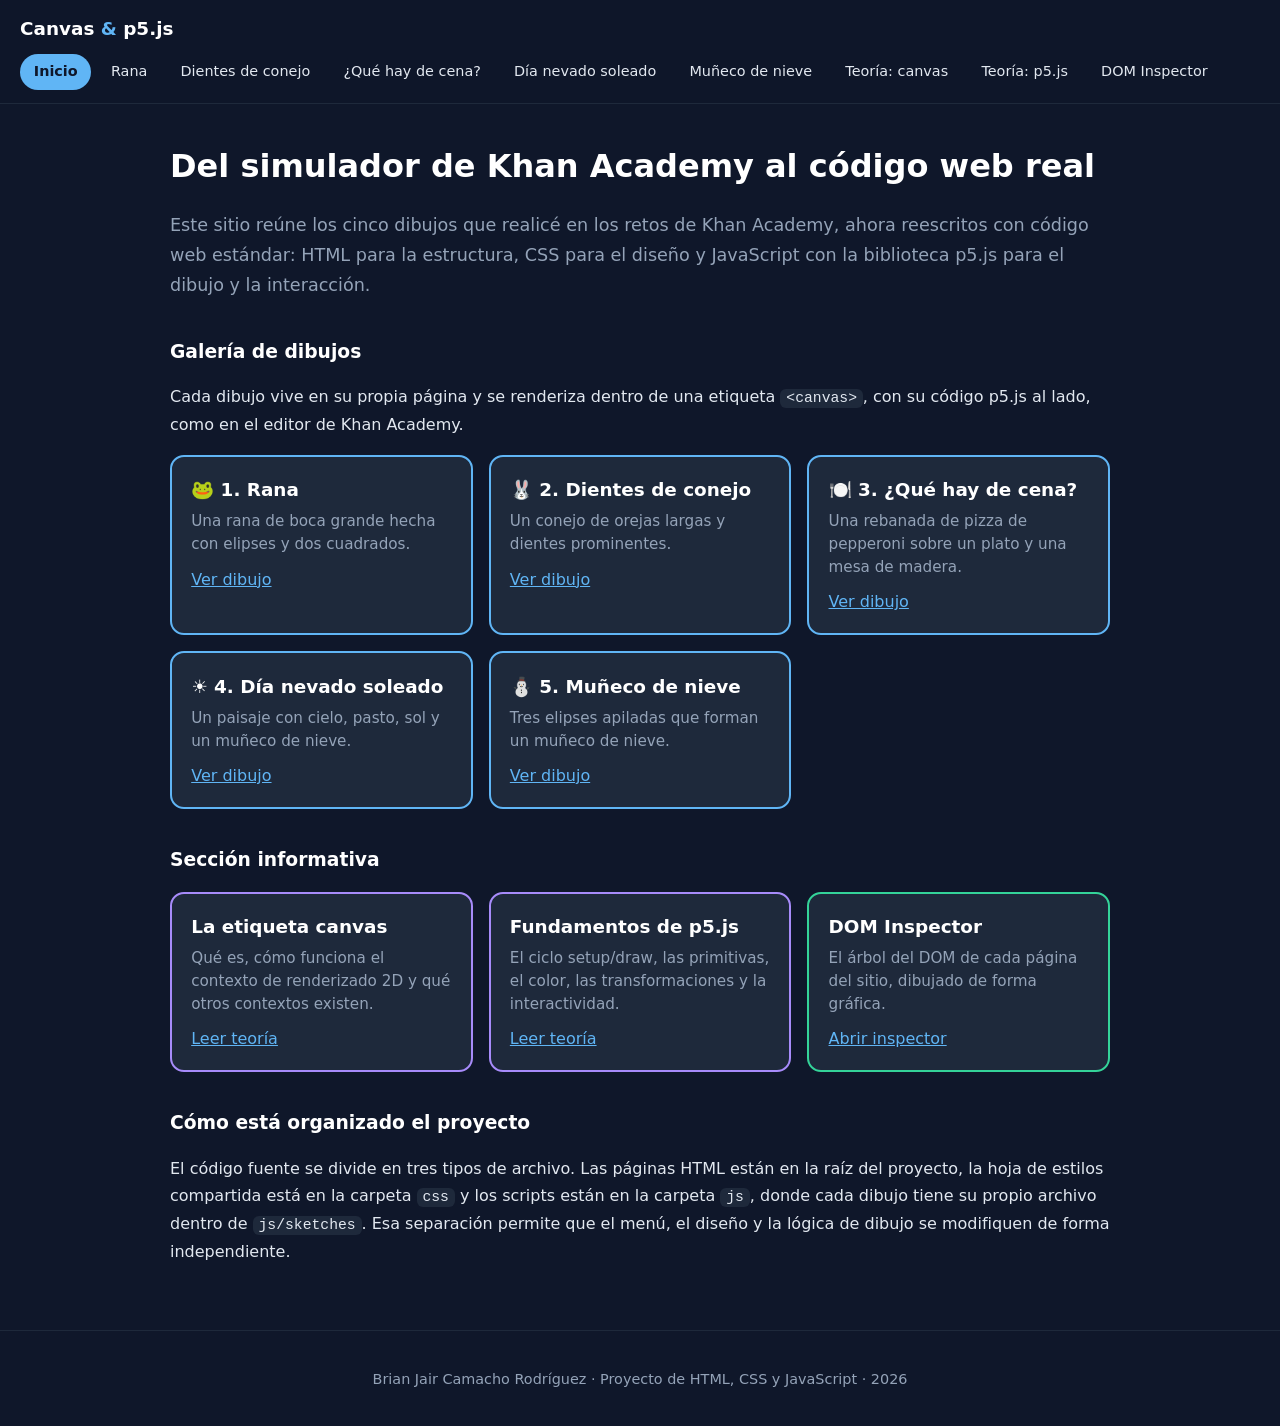
<file: index.html>
<!DOCTYPE html>
<html lang="es">
<head>
  <meta charset="UTF-8">
  <meta name="viewport" content="width=device-width, initial-scale=1.0">
  <title>Inicio | Canvas y p5.js</title>
  <meta name="description" content="Sitio web con dibujos interactivos hechos con canvas y p5.js, migrados desde Khan Academy.">
  <link rel="stylesheet" href="css/style.css">
</head>
<body>
  <header class="site-header">
    <a class="brand" href="index.html">Canvas <span>&amp;</span> p5.js</a>
    <button class="menu-toggle" aria-expanded="false" aria-controls="menu">☰ Menú</button>
    <nav id="menu" aria-label="Navegación principal">
      <ul>
        <li><a href="index.html">Inicio</a></li>
        <li><a href="rana.html">Rana</a></li>
        <li><a href="dientes-conejo.html">Dientes de conejo</a></li>
        <li><a href="cena.html">¿Qué hay de cena?</a></li>
        <li><a href="dia-nevado.html">Día nevado soleado</a></li>
        <li><a href="muneco-nieve.html">Muñeco de nieve</a></li>
        <li><a href="teoria-canvas.html">Teoría: canvas</a></li>
        <li><a href="teoria-p5.html">Teoría: p5.js</a></li>
        <li><a href="dom-inspector.html">DOM Inspector</a></li>
      </ul>
    </nav>
  </header>

  <main id="pagina-inicio">
    <h2>Del simulador de Khan Academy al código web real</h2>
    <p class="lead">
      Este sitio reúne los cinco dibujos que realicé en los retos de Khan Academy, ahora reescritos con
      código web estándar: HTML para la estructura, CSS para el diseño y JavaScript con la biblioteca
      p5.js para el dibujo y la interacción.
    </p>

    <h3>Galería de dibujos</h3>
    <p>
      Cada dibujo vive en su propia página y se renderiza dentro de una etiqueta
      <code>&lt;canvas&gt;</code>, con su código p5.js al lado, como en el editor de Khan Academy.
    </p>

    <div class="cuadricula">
      <article class="tarjeta">
        <h3>🐸 1. Rana</h3>
        <p>Una rana de boca grande hecha con elipses y dos cuadrados.</p>
        <a href="rana.html">Ver dibujo</a>
      </article>
      <article class="tarjeta">
        <h3>🐰 2. Dientes de conejo</h3>
        <p>Un conejo de orejas largas y dientes prominentes.</p>
        <a href="dientes-conejo.html">Ver dibujo</a>
      </article>
      <article class="tarjeta">
        <h3>🍽️ 3. ¿Qué hay de cena?</h3>
        <p>Una rebanada de pizza de pepperoni sobre un plato y una mesa de madera.</p>
        <a href="cena.html">Ver dibujo</a>
      </article>
      <article class="tarjeta">
        <h3>☀️ 4. Día nevado soleado</h3>
        <p>Un paisaje con cielo, pasto, sol y un muñeco de nieve.</p>
        <a href="dia-nevado.html">Ver dibujo</a>
      </article>
      <article class="tarjeta">
        <h3>⛄ 5. Muñeco de nieve</h3>
        <p>Tres elipses apiladas que forman un muñeco de nieve.</p>
        <a href="muneco-nieve.html">Ver dibujo</a>
      </article>
    </div>

    <h3>Sección informativa</h3>
    <div class="cuadricula">
      <article class="tarjeta teoria">
        <h3>La etiqueta canvas</h3>
        <p>Qué es, cómo funciona el contexto de renderizado 2D y qué otros contextos existen.</p>
        <a href="teoria-canvas.html">Leer teoría</a>
      </article>
      <article class="tarjeta teoria">
        <h3>Fundamentos de p5.js</h3>
        <p>El ciclo setup/draw, las primitivas, el color, las transformaciones y la interactividad.</p>
        <a href="teoria-p5.html">Leer teoría</a>
      </article>
      <article class="tarjeta herramienta">
        <h3>DOM Inspector</h3>
        <p>El árbol del DOM de cada página del sitio, dibujado de forma gráfica.</p>
        <a href="dom-inspector.html">Abrir inspector</a>
      </article>
    </div>

    <h3>Cómo está organizado el proyecto</h3>
    <p>
      El código fuente se divide en tres tipos de archivo. Las páginas HTML están en la raíz del proyecto,
      la hoja de estilos compartida está en la carpeta <code>css</code> y los scripts están en la carpeta
      <code>js</code>, donde cada dibujo tiene su propio archivo dentro de <code>js/sketches</code>. Esa
      separación permite que el menú, el diseño y la lógica de dibujo se modifiquen de forma independiente.
    </p>
  </main>

  <footer>
    <p>Brian Jair Camacho Rodríguez · Proyecto de HTML, CSS y JavaScript · 2026</p>
  </footer>

  <script src="js/main.js"></script>
</body>
</html>
</file>
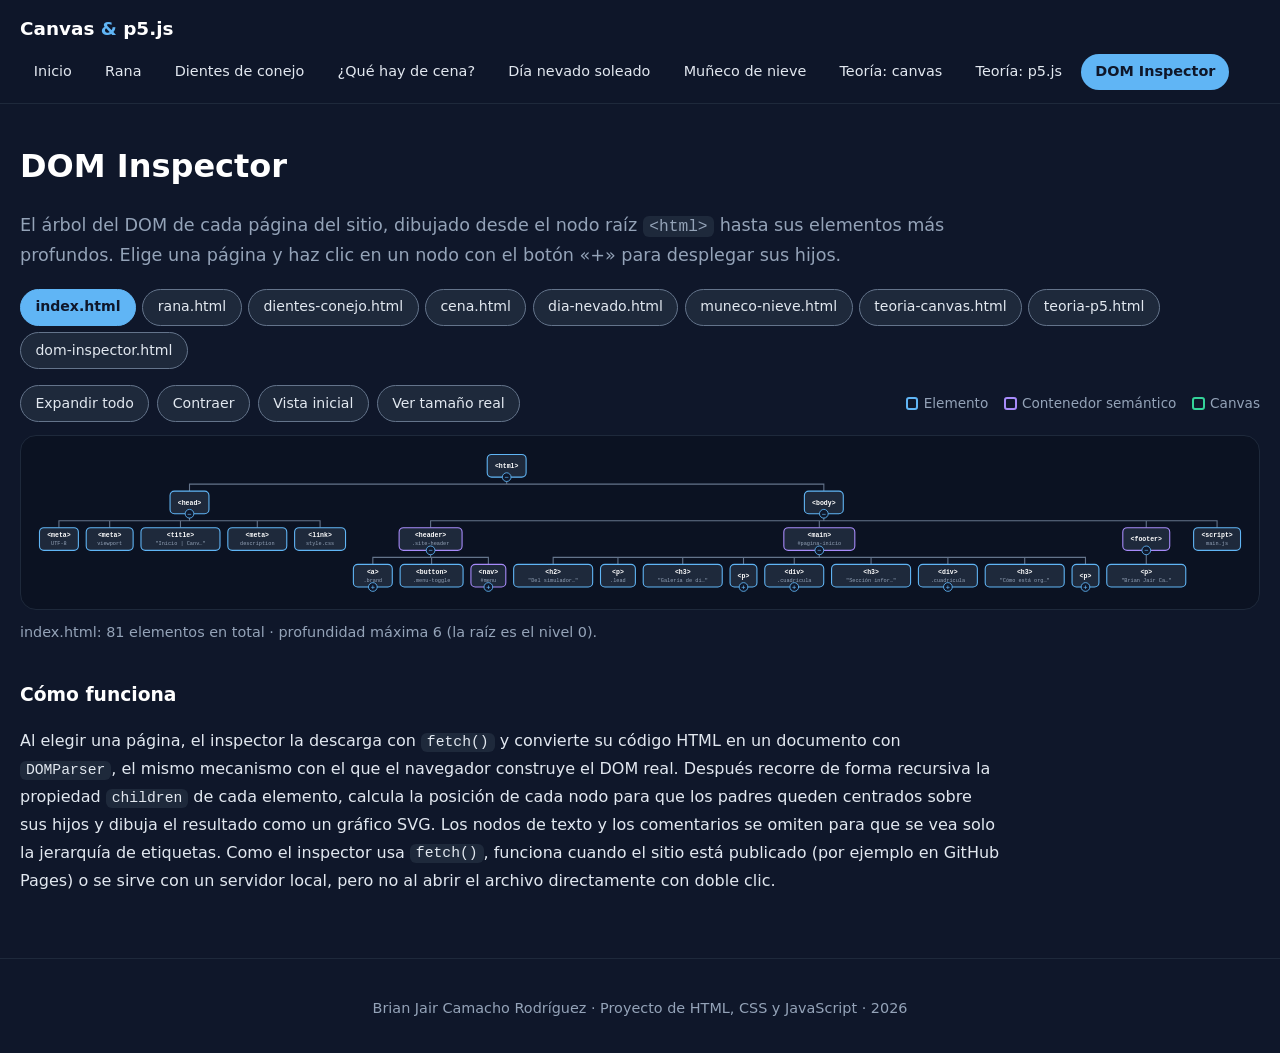
<file: dom-inspector.html>
<!DOCTYPE html>
<html lang="es">
<head>
  <meta charset="UTF-8">
  <meta name="viewport" content="width=device-width, initial-scale=1.0">
  <title>DOM Inspector | Canvas y p5.js</title>
  <meta name="description" content="Visualización gráfica del árbol del DOM de cada página del sitio.">
  <link rel="stylesheet" href="css/style.css">
</head>
<body>
  <header class="site-header">
    <a class="brand" href="index.html">Canvas <span>&amp;</span> p5.js</a>
    <button class="menu-toggle" aria-expanded="false" aria-controls="menu">☰ Menú</button>
    <nav id="menu" aria-label="Navegación principal">
      <ul>
        <li><a href="index.html">Inicio</a></li>
        <li><a href="rana.html">Rana</a></li>
        <li><a href="dientes-conejo.html">Dientes de conejo</a></li>
        <li><a href="cena.html">¿Qué hay de cena?</a></li>
        <li><a href="dia-nevado.html">Día nevado soleado</a></li>
        <li><a href="muneco-nieve.html">Muñeco de nieve</a></li>
        <li><a href="teoria-canvas.html">Teoría: canvas</a></li>
        <li><a href="teoria-p5.html">Teoría: p5.js</a></li>
        <li><a href="dom-inspector.html">DOM Inspector</a></li>
      </ul>
    </nav>
  </header>

  <main id="pagina-inspector">
    <h2>DOM Inspector</h2>
    <p class="lead">
      El árbol del DOM de cada página del sitio, dibujado desde el nodo raíz <code>&lt;html&gt;</code> hasta
      sus elementos más profundos. Elige una página y haz clic en un nodo con el botón «+» para desplegar sus
      hijos.
    </p>

    <div id="pestanas" class="pestanas" role="group" aria-label="Páginas del sitio"></div>

    <div class="controles">
      <button type="button" id="btn-expandir">Expandir todo</button>
      <button type="button" id="btn-contraer">Contraer</button>
      <button type="button" id="btn-inicial">Vista inicial</button>
      <button type="button" id="btn-tamano">Ver tamaño real</button>
      <div class="leyenda" aria-hidden="true">
        <span>Elemento</span>
        <span class="l-sem">Contenedor semántico</span>
        <span class="l-cv">Canvas</span>
      </div>
    </div>

    <div id="arbol" class="arbol">
      <noscript>Este inspector necesita JavaScript para dibujar el árbol.</noscript>
    </div>
    <p id="estado" class="estado" role="status"></p>

    <section>
      <h3>Cómo funciona</h3>
      <p>
        Al elegir una página, el inspector la descarga con <code>fetch()</code> y convierte su código HTML en
        un documento con <code>DOMParser</code>, el mismo mecanismo con el que el navegador construye el DOM
        real. Después recorre de forma recursiva la propiedad <code>children</code> de cada elemento, calcula
        la posición de cada nodo para que los padres queden centrados sobre sus hijos y dibuja el resultado
        como un gráfico SVG. Los nodos de texto y los comentarios se omiten para que se vea solo la jerarquía
        de etiquetas. Como el inspector usa <code>fetch()</code>, funciona cuando el sitio está publicado
        (por ejemplo en GitHub Pages) o se sirve con un servidor local, pero no al abrir el archivo
        directamente con doble clic.
      </p>
    </section>
  </main>

  <footer>
    <p>Brian Jair Camacho Rodríguez · Proyecto de HTML, CSS y JavaScript · 2026</p>
  </footer>

  <script src="js/main.js"></script>
  <script src="js/dom-inspector.js"></script>
</body>
</html>
</file>
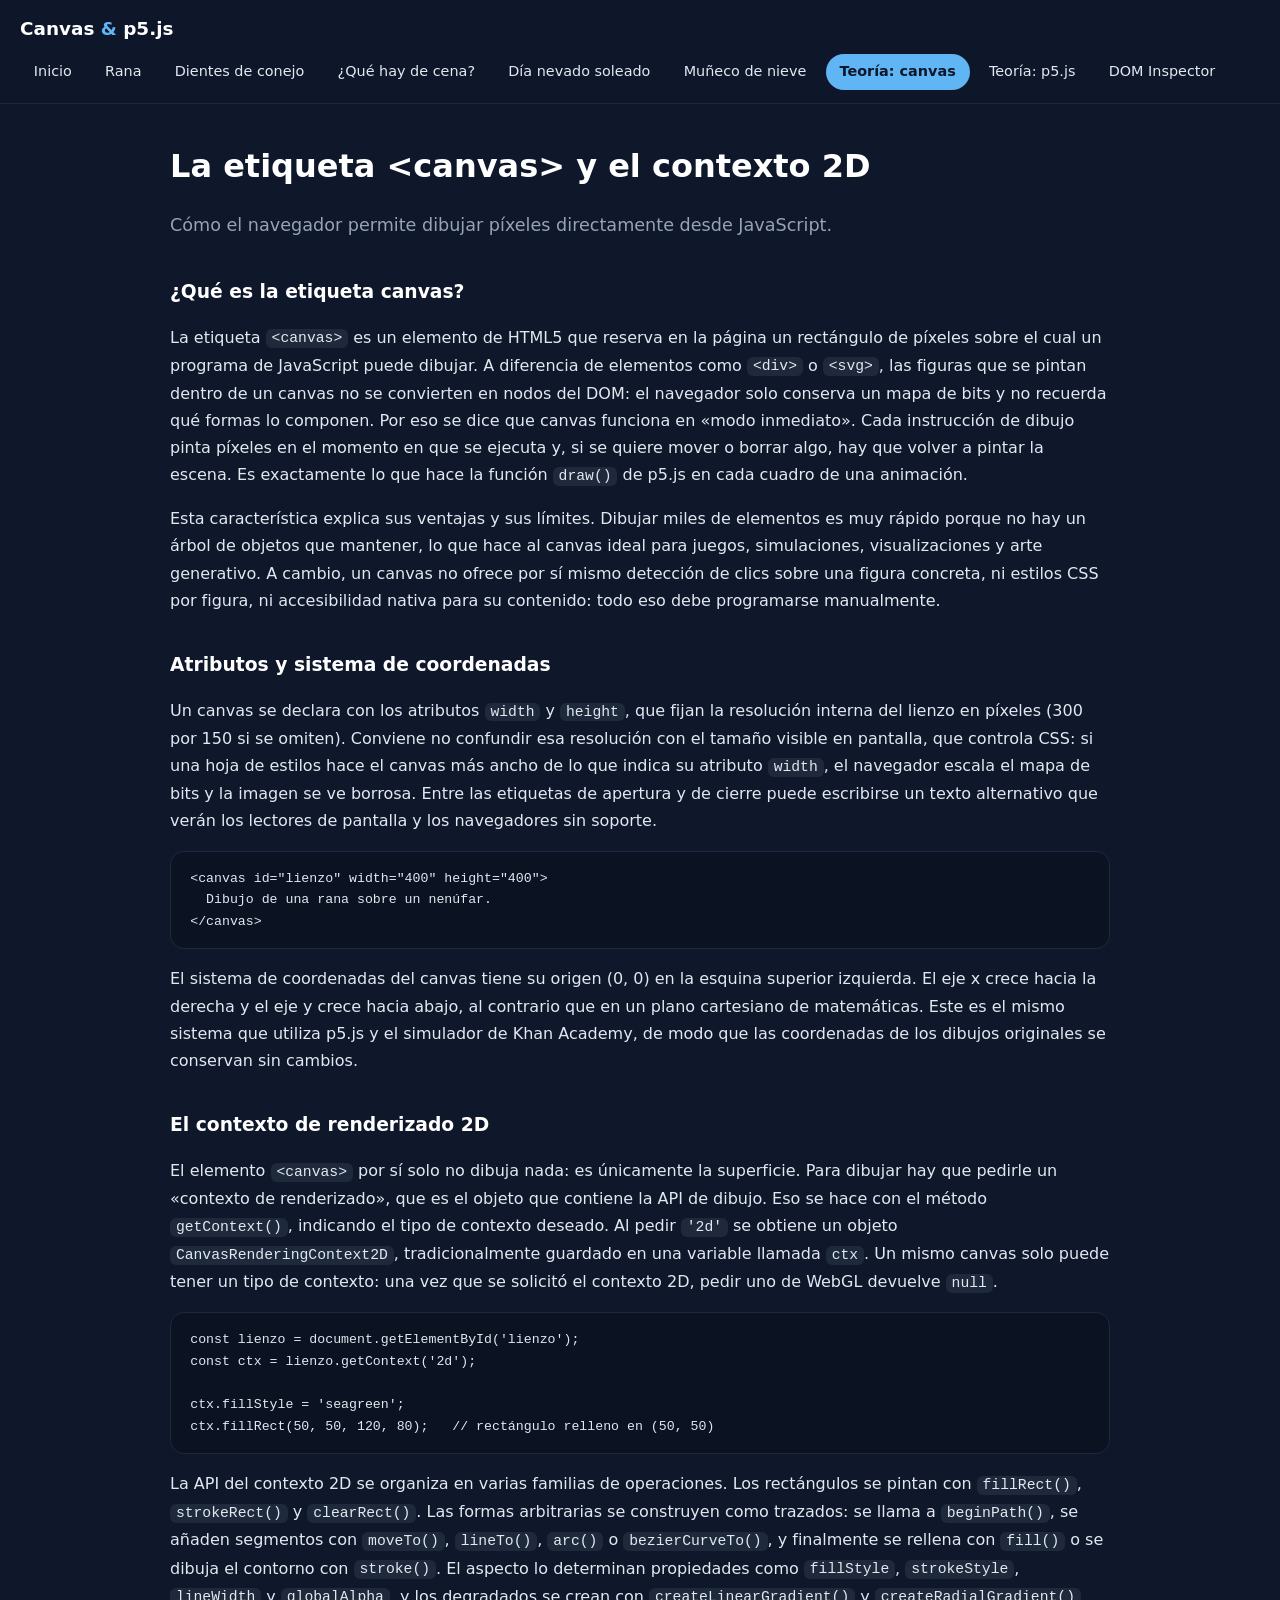
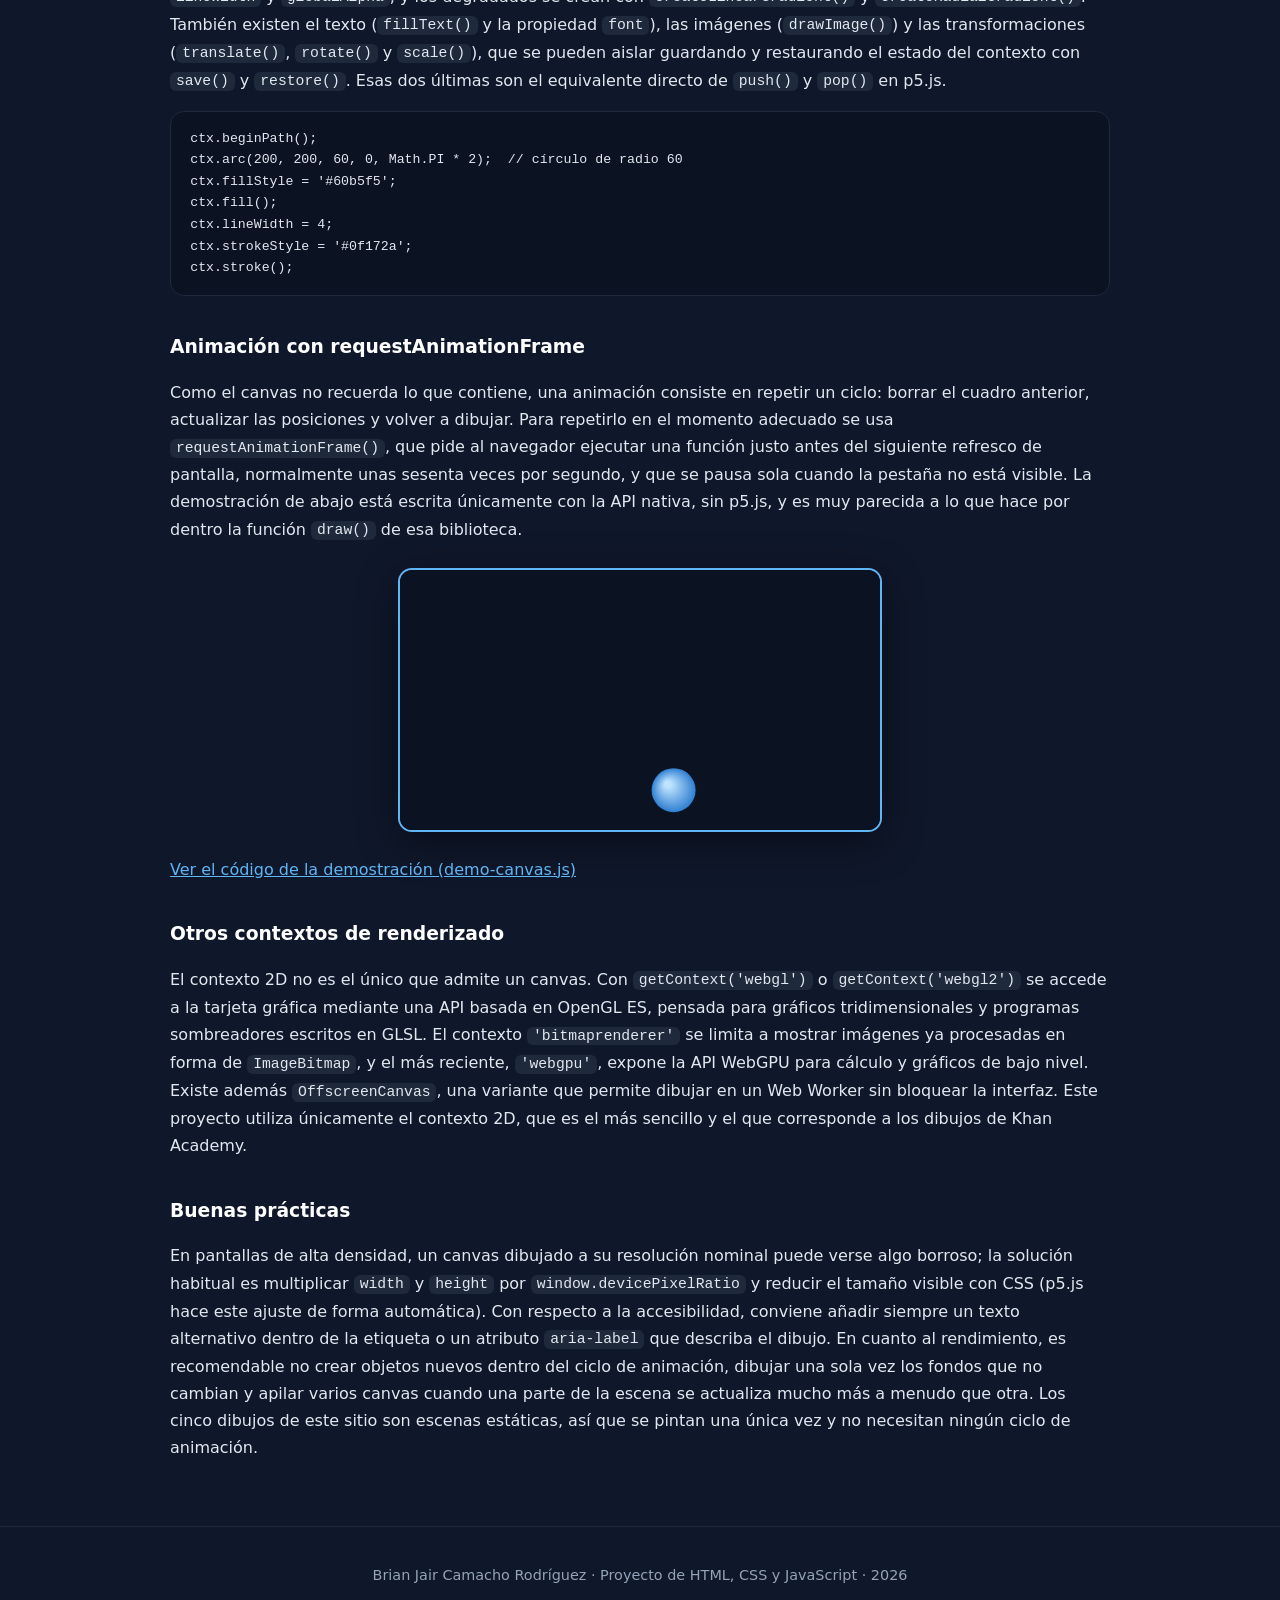
<file: teoria-canvas.html>
<!DOCTYPE html>
<html lang="es">
<head>
  <meta charset="UTF-8">
  <meta name="viewport" content="width=device-width, initial-scale=1.0">
  <title>Teoría: canvas | Canvas y p5.js</title>
  <meta name="description" content="Explicación de la etiqueta canvas de HTML5 y de su contexto de renderizado 2D.">
  <link rel="stylesheet" href="css/style.css">
</head>
<body>
  <header class="site-header">
    <a class="brand" href="index.html">Canvas <span>&amp;</span> p5.js</a>
    <button class="menu-toggle" aria-expanded="false" aria-controls="menu">☰ Menú</button>
    <nav id="menu" aria-label="Navegación principal">
      <ul>
        <li><a href="index.html">Inicio</a></li>
        <li><a href="rana.html">Rana</a></li>
        <li><a href="dientes-conejo.html">Dientes de conejo</a></li>
        <li><a href="cena.html">¿Qué hay de cena?</a></li>
        <li><a href="dia-nevado.html">Día nevado soleado</a></li>
        <li><a href="muneco-nieve.html">Muñeco de nieve</a></li>
        <li><a href="teoria-canvas.html">Teoría: canvas</a></li>
        <li><a href="teoria-p5.html">Teoría: p5.js</a></li>
        <li><a href="dom-inspector.html">DOM Inspector</a></li>
      </ul>
    </nav>
  </header>

  <main id="pagina-teoria-canvas">
    <h2>La etiqueta &lt;canvas&gt; y el contexto 2D</h2>
    <p class="lead">Cómo el navegador permite dibujar píxeles directamente desde JavaScript.</p>

    <section id="que-es">
      <h3>¿Qué es la etiqueta canvas?</h3>
      <p>
        La etiqueta <code>&lt;canvas&gt;</code> es un elemento de HTML5 que reserva en la página un rectángulo
        de píxeles sobre el cual un programa de JavaScript puede dibujar. A diferencia de elementos como
        <code>&lt;div&gt;</code> o <code>&lt;svg&gt;</code>, las figuras que se pintan dentro de un canvas no
        se convierten en nodos del DOM: el navegador solo conserva un mapa de bits y no recuerda qué formas lo
        componen. Por eso se dice que canvas funciona en «modo inmediato». Cada instrucción de dibujo pinta
        píxeles en el momento en que se ejecuta y, si se quiere mover o borrar algo, hay que volver a pintar la
        escena. Es exactamente lo que hace la función <code>draw()</code> de p5.js en cada cuadro de una
        animación.
      </p>
      <p>
        Esta característica explica sus ventajas y sus límites. Dibujar miles de elementos es muy rápido
        porque no hay un árbol de objetos que mantener, lo que hace al canvas ideal para juegos, simulaciones,
        visualizaciones y arte generativo. A cambio, un canvas no ofrece por sí mismo detección de clics sobre
        una figura concreta, ni estilos CSS por figura, ni accesibilidad nativa para su contenido: todo eso debe
        programarse manualmente.
      </p>
    </section>

    <section id="atributos">
      <h3>Atributos y sistema de coordenadas</h3>
      <p>
        Un canvas se declara con los atributos <code>width</code> y <code>height</code>, que fijan la
        resolución interna del lienzo en píxeles (300 por 150 si se omiten). Conviene no confundir esa
        resolución con el tamaño visible en pantalla, que controla CSS: si una hoja de estilos hace el canvas
        más ancho de lo que indica su atributo <code>width</code>, el navegador escala el mapa de bits y la
        imagen se ve borrosa. Entre las etiquetas de apertura y de cierre puede escribirse un texto alternativo
        que verán los lectores de pantalla y los navegadores sin soporte.
      </p>
      <pre><code>&lt;canvas id="lienzo" width="400" height="400"&gt;
  Dibujo de una rana sobre un nenúfar.
&lt;/canvas&gt;</code></pre>
      <p>
        El sistema de coordenadas del canvas tiene su origen (0, 0) en la esquina superior izquierda. El eje
        x crece hacia la derecha y el eje y crece hacia abajo, al contrario que en un plano cartesiano de
        matemáticas. Este es el mismo sistema que utiliza p5.js y el simulador de Khan Academy, de modo que las
        coordenadas de los dibujos originales se conservan sin cambios.
      </p>
    </section>

    <section id="contexto-2d">
      <h3>El contexto de renderizado 2D</h3>
      <p>
        El elemento <code>&lt;canvas&gt;</code> por sí solo no dibuja nada: es únicamente la superficie. Para
        dibujar hay que pedirle un «contexto de renderizado», que es el objeto que contiene la API de dibujo.
        Eso se hace con el método <code>getContext()</code>, indicando el tipo de contexto deseado. Al pedir
        <code>'2d'</code> se obtiene un objeto <code>CanvasRenderingContext2D</code>, tradicionalmente guardado
        en una variable llamada <code>ctx</code>. Un mismo canvas solo puede tener un tipo de contexto: una vez
        que se solicitó el contexto 2D, pedir uno de WebGL devuelve <code>null</code>.
      </p>
      <pre><code>const lienzo = document.getElementById('lienzo');
const ctx = lienzo.getContext('2d');

ctx.fillStyle = 'seagreen';
ctx.fillRect(50, 50, 120, 80);   // rectángulo relleno en (50, 50)</code></pre>
      <p>
        La API del contexto 2D se organiza en varias familias de operaciones. Los rectángulos se pintan con
        <code>fillRect()</code>, <code>strokeRect()</code> y <code>clearRect()</code>. Las formas arbitrarias
        se construyen como trazados: se llama a <code>beginPath()</code>, se añaden segmentos con
        <code>moveTo()</code>, <code>lineTo()</code>, <code>arc()</code> o <code>bezierCurveTo()</code>, y
        finalmente se rellena con <code>fill()</code> o se dibuja el contorno con <code>stroke()</code>. El
        aspecto lo determinan propiedades como <code>fillStyle</code>, <code>strokeStyle</code>,
        <code>lineWidth</code> y <code>globalAlpha</code>, y los degradados se crean con
        <code>createLinearGradient()</code> y <code>createRadialGradient()</code>. También existen el texto
        (<code>fillText()</code> y la propiedad <code>font</code>), las imágenes (<code>drawImage()</code>) y
        las transformaciones (<code>translate()</code>, <code>rotate()</code> y <code>scale()</code>), que se
        pueden aislar guardando y restaurando el estado del contexto con <code>save()</code> y
        <code>restore()</code>. Esas dos últimas son el equivalente directo de <code>push()</code> y
        <code>pop()</code> en p5.js.
      </p>
      <pre><code>ctx.beginPath();
ctx.arc(200, 200, 60, 0, Math.PI * 2);  // círculo de radio 60
ctx.fillStyle = '#60b5f5';
ctx.fill();
ctx.lineWidth = 4;
ctx.strokeStyle = '#0f172a';
ctx.stroke();</code></pre>
    </section>

    <section id="animacion">
      <h3>Animación con requestAnimationFrame</h3>
      <p>
        Como el canvas no recuerda lo que contiene, una animación consiste en repetir un ciclo: borrar el
        cuadro anterior, actualizar las posiciones y volver a dibujar. Para repetirlo en el momento adecuado se
        usa <code>requestAnimationFrame()</code>, que pide al navegador ejecutar una función justo antes del
        siguiente refresco de pantalla, normalmente unas sesenta veces por segundo, y que se pausa sola cuando
        la pestaña no está visible. La demostración de abajo está escrita únicamente con la API nativa, sin
        p5.js, y es muy parecida a lo que hace por dentro la función <code>draw()</code> de esa biblioteca.
      </p>
      <div class="lienzo">
        <canvas id="demo-canvas" width="480" height="260" aria-label="Pelota rebotando dentro de un recuadro">
          Una pelota azul que rebota dentro de un recuadro.
        </canvas>
      </div>
      <p class="enlaces"><a href="js/demo-canvas.js">Ver el código de la demostración (demo-canvas.js)</a></p>
    </section>

    <section id="otros-contextos">
      <h3>Otros contextos de renderizado</h3>
      <p>
        El contexto 2D no es el único que admite un canvas. Con <code>getContext('webgl')</code> o
        <code>getContext('webgl2')</code> se accede a la tarjeta gráfica mediante una API basada en OpenGL ES,
        pensada para gráficos tridimensionales y programas sombreadores escritos en GLSL. El contexto
        <code>'bitmaprenderer'</code> se limita a mostrar imágenes ya procesadas en forma de
        <code>ImageBitmap</code>, y el más reciente, <code>'webgpu'</code>, expone la API WebGPU para cálculo y
        gráficos de bajo nivel. Existe además <code>OffscreenCanvas</code>, una variante que permite dibujar en
        un Web Worker sin bloquear la interfaz. Este proyecto utiliza únicamente el contexto 2D, que es el más
        sencillo y el que corresponde a los dibujos de Khan Academy.
      </p>
    </section>

    <section id="buenas-practicas">
      <h3>Buenas prácticas</h3>
      <p>
        En pantallas de alta densidad, un canvas dibujado a su resolución nominal puede verse algo borroso; la
        solución habitual es multiplicar <code>width</code> y <code>height</code> por
        <code>window.devicePixelRatio</code> y reducir el tamaño visible con CSS (p5.js hace este ajuste de
        forma automática). Con respecto a la accesibilidad, conviene añadir siempre un texto alternativo
        dentro de la etiqueta o un atributo <code>aria-label</code> que describa el dibujo. En cuanto al
        rendimiento, es recomendable no crear objetos nuevos dentro del ciclo de animación, dibujar una sola
        vez los fondos que no cambian y apilar varios canvas cuando una parte de la escena se actualiza mucho
        más a menudo que otra. Los cinco dibujos de este sitio son escenas estáticas, así que se pintan una
        única vez y no necesitan ningún ciclo de animación.
      </p>
    </section>
  </main>

  <footer>
    <p>Brian Jair Camacho Rodríguez · Proyecto de HTML, CSS y JavaScript · 2026</p>
  </footer>

  <script src="js/main.js"></script>
  <script src="js/demo-canvas.js"></script>
</body>
</html>
</file>
<file: css/style.css>
/* ===== Variables ===== */
:root {
  --bg: #0f172a;
  --bg-2: #0b1222;
  --panel: #1e293b;
  --line: #64748b;
  --text: #e2e8f0;
  --muted: #94a3b8;
  --accent: #60b5f5;
  --semantic: #a78bfa;
  --canvas: #34d399;
  --radius: 14px;
}

*,
*::before,
*::after {
  box-sizing: border-box;
}

html {
  scroll-behavior: smooth;
}

body {
  margin: 0;
  min-height: 100vh;
  display: flex;
  flex-direction: column;
  background: var(--bg);
  color: var(--text);
  font-family: system-ui, -apple-system, "Segoe UI", Roboto, sans-serif;
  line-height: 1.7;
}

a {
  color: var(--accent);
}

code,
pre {
  font-family: ui-monospace, SFMono-Regular, Menlo, Consolas, monospace;
}

code {
  background: var(--panel);
  padding: 0.1em 0.4em;
  border-radius: 6px;
  font-size: 0.92em;
}

pre {
  background: var(--bg-2);
  border: 1px solid var(--panel);
  border-radius: var(--radius);
  padding: 1rem 1.2rem;
  overflow-x: auto;
  line-height: 1.5;
  font-size: 0.9rem;
}

pre code {
  background: none;
  padding: 0;
}

/* ===== Encabezado y navegación ===== */
.site-header {
  position: sticky;
  top: 0;
  z-index: 10;
  display: flex;
  flex-wrap: wrap;
  align-items: center;
  gap: 0.6rem 1.5rem;
  padding: 0.8rem 1.25rem;
  background: rgba(15, 23, 42, 0.94);
  backdrop-filter: blur(8px);
  border-bottom: 1px solid var(--panel);
}

.brand {
  font-weight: 800;
  font-size: 1.15rem;
  color: #fff;
  text-decoration: none;
}

.brand span {
  color: var(--accent);
}

.menu-toggle {
  display: none;
  margin-left: auto;
  padding: 0.4rem 0.9rem;
  background: var(--panel);
  color: var(--text);
  border: 1px solid var(--accent);
  border-radius: 10px;
  font: inherit;
  cursor: pointer;
}

nav ul {
  list-style: none;
  margin: 0;
  padding: 0;
  display: flex;
  flex-wrap: wrap;
  gap: 0.35rem;
}

nav a {
  display: block;
  padding: 0.3rem 0.8rem;
  border-radius: 999px;
  border: 1px solid transparent;
  color: var(--text);
  text-decoration: none;
  font-size: 0.9rem;
}

nav a:hover,
nav a:focus-visible {
  border-color: var(--accent);
}

nav a[aria-current="page"] {
  background: var(--accent);
  color: #0f172a;
  font-weight: 700;
}

/* ===== Contenido ===== */
main {
  flex: 1;
  width: 100%;
  max-width: 980px;
  margin: 0 auto;
  padding: 2.2rem 1.25rem 3rem;
}

h2 {
  font-size: 2rem;
  margin: 0 0 0.5rem;
  color: #fff;
}

h3 {
  margin: 2.2rem 0 0.4rem;
  color: #fff;
}

.lead {
  color: var(--muted);
  font-size: 1.1rem;
}

.lienzo {
  display: flex;
  justify-content: center;
  margin: 1.5rem 0;
}

.lienzo canvas {
  max-width: 100%;
  height: auto !important;
  border-radius: var(--radius);
  border: 2px solid var(--accent);
  box-shadow: 0 10px 40px rgba(0, 0, 0, 0.45);
}

.enlaces {
  color: var(--muted);
}

/* Código a un lado y dibujo al otro, como en el editor de Khan Academy */
.estudio {
  display: grid;
  grid-template-columns: minmax(0, 1fr) 400px;
  gap: 1.2rem;
  align-items: start;
  margin: 1.5rem 0;
}

.estudio .lienzo {
  margin: 0;
}

.codigo {
  margin: 0;
}

.codigo figcaption {
  color: var(--muted);
  font-size: 0.85rem;
  margin-bottom: 0.4rem;
}

.codigo pre {
  margin: 0;
  font-size: 0.82rem;
}

@media (max-width: 960px) {
  .estudio {
    grid-template-columns: minmax(0, 1fr);
  }

  .estudio .lienzo {
    order: -1;
  }
}

/* ===== Tarjetas del inicio ===== */
.cuadricula {
  display: grid;
  grid-template-columns: repeat(auto-fill, minmax(260px, 1fr));
  gap: 1rem;
  margin-top: 1rem;
}

.tarjeta {
  background: var(--panel);
  border: 2px solid var(--accent);
  border-radius: var(--radius);
  padding: 1.1rem 1.2rem;
  transition: transform 0.15s ease, box-shadow 0.15s ease;
}

.tarjeta:hover {
  transform: translateY(-3px);
  box-shadow: 0 8px 28px rgba(96, 181, 245, 0.25);
}

.tarjeta h3 {
  margin: 0 0 0.3rem;
  font-size: 1.15rem;
}

.tarjeta p {
  margin: 0 0 0.6rem;
  color: var(--muted);
  font-size: 0.95rem;
  line-height: 1.5;
}

.tarjeta.teoria {
  border-color: var(--semantic);
}

.tarjeta.herramienta {
  border-color: var(--canvas);
}

/* ===== DOM Inspector ===== */
#pagina-inspector {
  max-width: 1500px;
}

#pagina-inspector > p,
#pagina-inspector > section {
  max-width: 980px;
}

.pestanas {
  display: flex;
  flex-wrap: wrap;
  gap: 0.4rem;
  margin: 1rem 0;
}

.pestanas button,
.controles button {
  padding: 0.35rem 0.9rem;
  background: var(--panel);
  color: var(--text);
  border: 1px solid var(--line);
  border-radius: 999px;
  font: inherit;
  font-size: 0.88rem;
  cursor: pointer;
}

.pestanas button:hover,
.controles button:hover {
  border-color: var(--accent);
}

.pestanas button[aria-pressed="true"] {
  background: var(--accent);
  border-color: var(--accent);
  color: #0f172a;
  font-weight: 700;
}

.controles {
  display: flex;
  flex-wrap: wrap;
  gap: 0.5rem;
  align-items: center;
  margin-bottom: 0.8rem;
}

.leyenda {
  display: flex;
  flex-wrap: wrap;
  gap: 1rem;
  margin-left: auto;
  font-size: 0.85rem;
  color: var(--muted);
}

.leyenda span::before {
  content: "";
  display: inline-block;
  width: 0.9em;
  height: 0.9em;
  margin-right: 0.4em;
  border-radius: 3px;
  border: 2px solid var(--accent);
  vertical-align: -0.1em;
}

.leyenda .l-sem::before {
  border-color: var(--semantic);
}

.leyenda .l-cv::before {
  border-color: var(--canvas);
}

.arbol {
  overflow: auto;
  background: var(--bg-2);
  border: 1px solid var(--panel);
  border-radius: 16px;
  padding: 0.5rem;
  min-height: 160px;
}

.arbol svg {
  display: block;
  margin: 0 auto;
}

/* En tamaño real el árbol puede desbordar: se alinea a la izquierda y se desplaza con scroll */
.arbol.real svg {
  margin: 0;
}

.arbol .linea {
  fill: none;
  stroke: var(--line);
  stroke-width: 2.5;
}

.nodo rect {
  fill: var(--panel);
  stroke: var(--accent);
  stroke-width: 2.5;
}

.nodo.sem rect {
  stroke: var(--semantic);
}

.nodo.cv rect {
  stroke: var(--canvas);
}

.nodo.con-hijos {
  cursor: pointer;
}

.nodo.con-hijos:hover rect,
.nodo:focus-visible rect {
  fill: #27364f;
  outline: none;
}

.nodo .tag {
  font: 700 15px ui-monospace, SFMono-Regular, Menlo, Consolas, monospace;
  fill: #fff;
  text-anchor: middle;
}

.nodo .sub {
  font: 12px ui-monospace, SFMono-Regular, Menlo, Consolas, monospace;
  fill: var(--muted);
  text-anchor: middle;
}

.nodo .toggle circle {
  fill: var(--bg);
  stroke: var(--accent);
  stroke-width: 2;
}

.nodo .toggle text {
  font: 700 13px system-ui, sans-serif;
  fill: var(--accent);
  text-anchor: middle;
}

.estado {
  color: var(--muted);
  font-size: 0.9rem;
  margin-top: 0.6rem;
}

/* ===== Tablas y notas ===== */
.nota {
  border-left: 4px solid var(--accent);
  background: var(--panel);
  padding: 0.7rem 1rem;
  border-radius: 0 var(--radius) var(--radius) 0;
  color: var(--muted);
}

/* ===== Pie de página ===== */
footer {
  text-align: center;
  padding: 1.4rem 1rem;
  border-top: 1px solid var(--panel);
  color: var(--muted);
  font-size: 0.9rem;
}

/* ===== Responsivo ===== */
@media (max-width: 800px) {
  .menu-toggle {
    display: block;
  }

  nav {
    display: none;
    width: 100%;
  }

  nav.abierto {
    display: block;
  }

  nav ul {
    flex-direction: column;
  }

  .leyenda {
    margin-left: 0;
  }
}

@media (prefers-reduced-motion: reduce) {
  html {
    scroll-behavior: auto;
  }

  .tarjeta {
    transition: none;
  }
}
</file>
